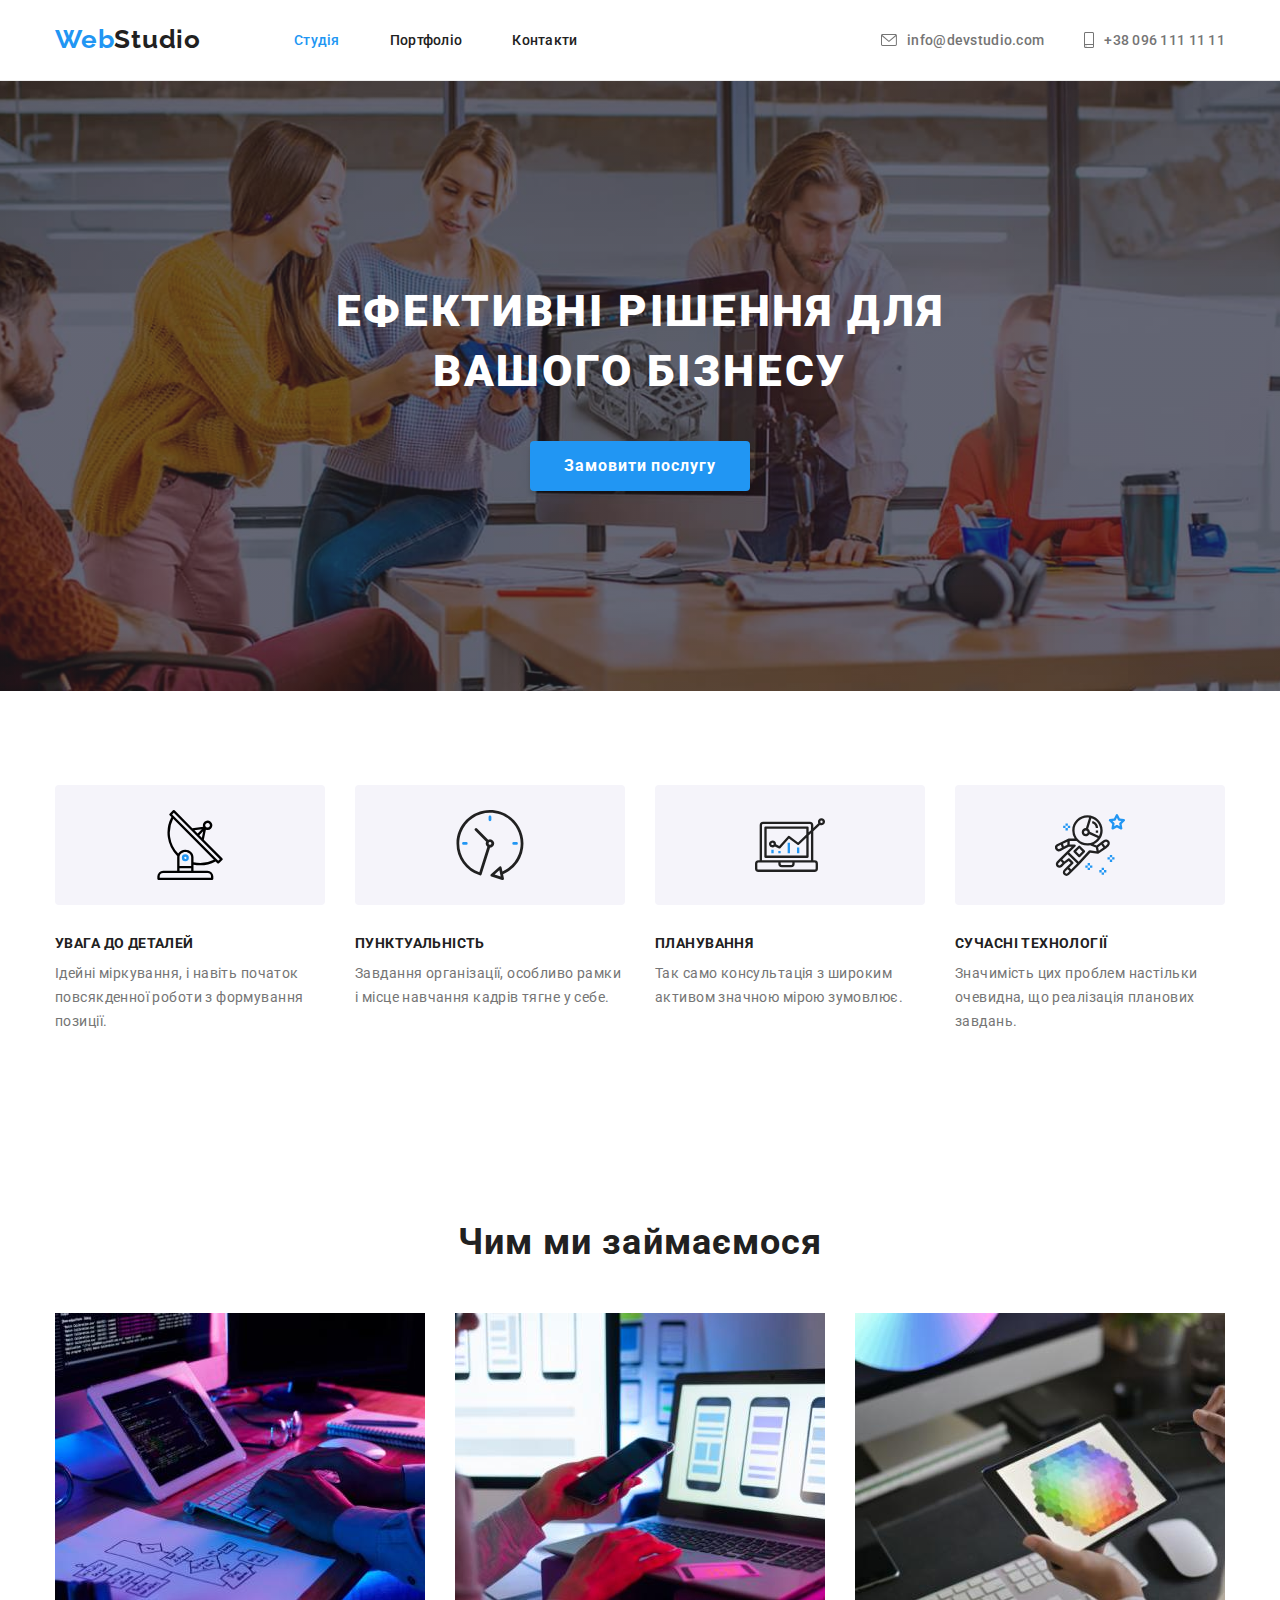
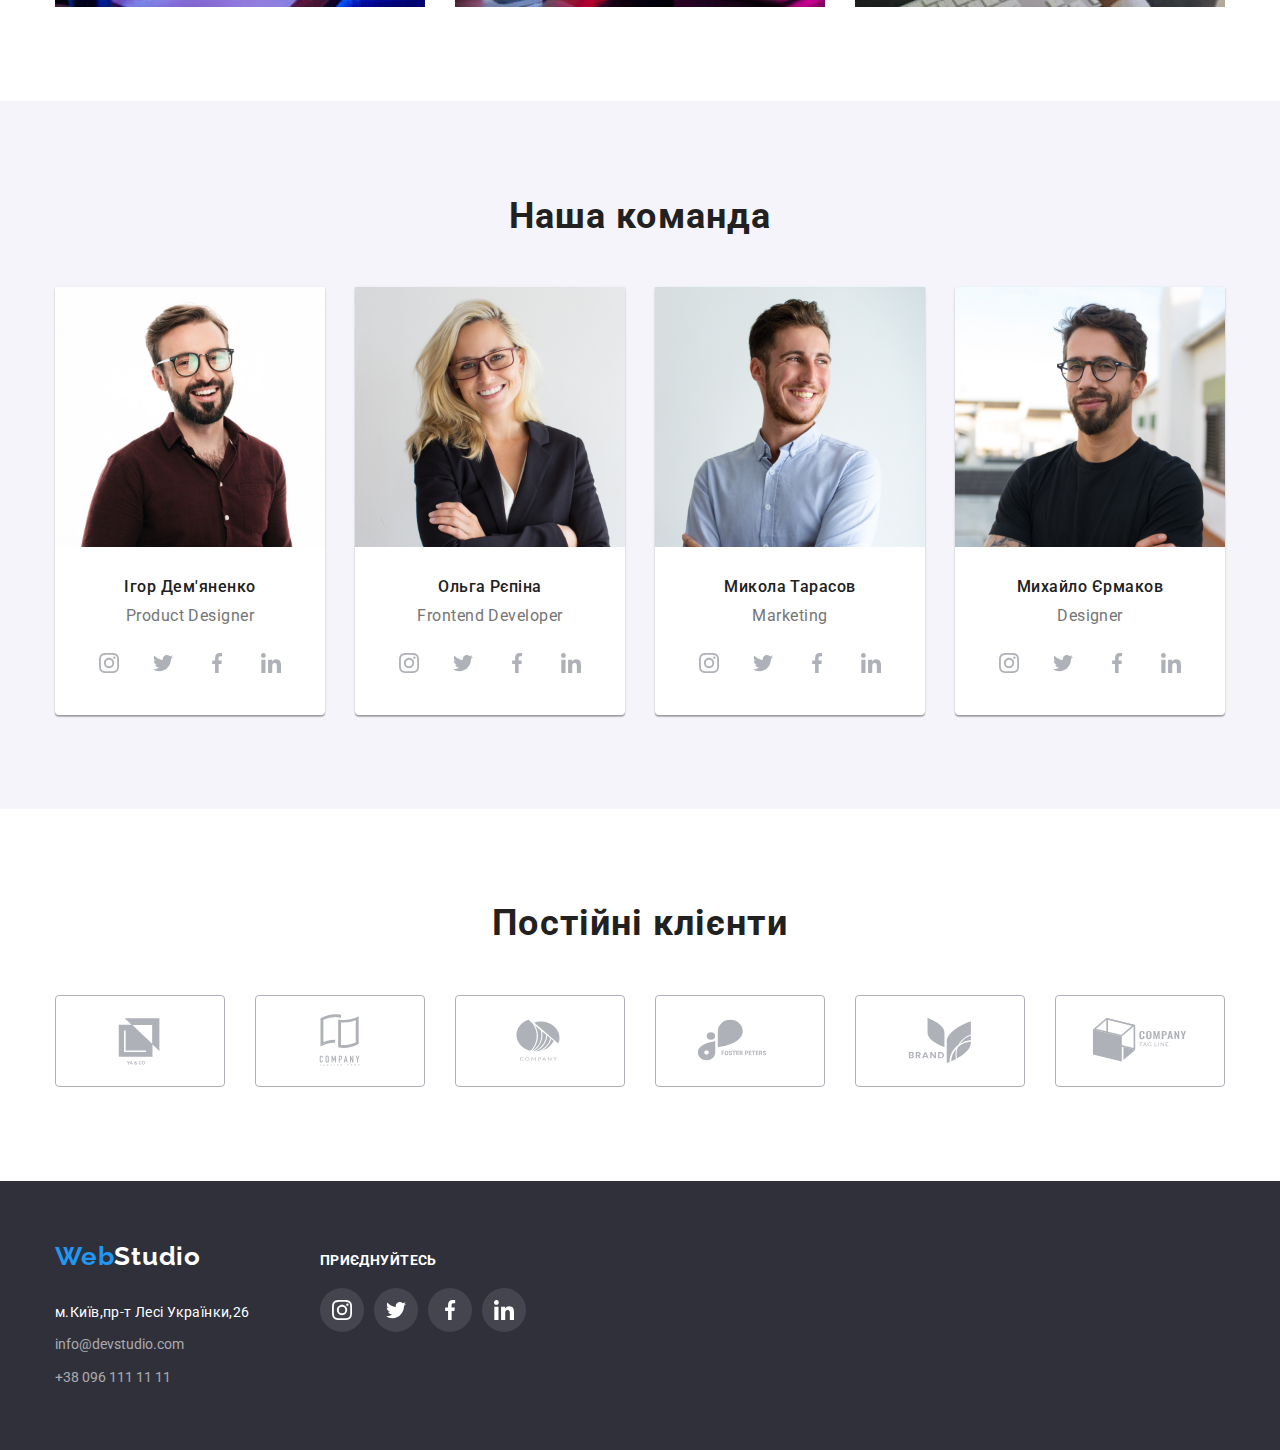
<file: index.html>
<!DOCTYPE html>
<html lang="uk">
  <head>
    <meta charset="UTF-8" />
    <meta http-equiv="X-UA-Compatible" content="IE=edge" />
    <meta name="viewport" content="width=device-width, initial-scale=1.0" />
    <title>Веб-студія</title>
    <link
      href="https://fonts.googleapis.com/css2?family=Montserrat:wght@400;700&family=Raleway:wght@700&family=Roboto:wght@400;500;700;900&display=swap"
      rel="stylesheet"
    />
    <link
      rel="stylesheet"
      href="https://cdnjs.cloudflare.com/ajax/libs/modern-normalize/0.6.0/modern-normalize.min.css"
    />
    <link rel="stylesheet" href="./css/styles.css" />
  </head>
  <body>
    <header class="header">
      <div class="container">
        <nav class="nav">
          <a href="./index.html" class="logo-webstudio">
            <span class="web">Web</span><span class="studio">Studio</span>
          </a>
          <ul class="site-nav list">
            <li class="header-item">
              <a href="./index.html" class="link active">Студія</a>
            </li>
            <li class="header-item">
              <a href="./portfolio.html" class="link">Портфоліо</a>
            </li>
            <li class="header-item">
              <a href="#footer" class="link">Контакти</a>
            </li>
          </ul>
        </nav>

        <ul class="contacts-header">
          <li>
            <a class="link" href="mailto:info@devstudio.com">
              <svg class="contacts-icon" width="16" height="12">
                <use href="./images/symbol-defs.svg#icon-envelope"></use>
              </svg>
              info@devstudio.com</a
            >
          </li>
          <li>
            <a class="link" href="tel:+380961111111">
              <svg class="contacts-icon" width="10" height="16">
                <use href="./images/symbol-defs.svg#icon-smartphone"></use>
              </svg>
              +38 096 111 11 11</a
            >
          </li>
        </ul>
      </div>
    </header>

    <main>
      <section class="section-title">
        <div class="container">
          <h1 class="title">Ефективні рішення для вашого бізнесу</h1>
          <div class="center">
            <button type="button" class="btn">Замовити послугу</button>
          </div>
        </div>
      </section>

      <section class="section">
        <div class="container">
          <ul class="personal-qualities list">
            <li>
              <div class="container-icon">
                <svg class="icon" width="70" height="70">
                  <use href="./images/symbol-defs.svg#icon-antenna"></use>
                </svg>
              </div>
              <h3 class="qualities">УВАГА ДО ДЕТАЛЕЙ</h3>
              <p>
                Ідейні міркування, і навіть початок повсякденної роботи з
                формування позиції.
              </p>
            </li>

            <li>
              <div class="container-icon">
                <svg class="icon" width="70" height="70">
                  <use href="./images/symbol-defs.svg#icon-clock"></use>
                </svg>
              </div>
              <h3 class="qualities">ПУНКТУАЛЬНІСТЬ</h3>
              <p>
                Завдання організації, особливо рамки і місце навчання кадрів
                тягне у себе.
              </p>
            </li>

            <li>
              <div class="container-icon">
                <svg class="icon" width="70" height="70">
                  <use href="./images/symbol-defs.svg#icon-diagram"></use>
                </svg>
              </div>

              <h3 class="qualities">ПЛАНУВАННЯ</h3>
              <p>
                Так само консультація з широким активом значною мірою зумовлює.
              </p>
            </li>

            <li>
              <div class="container-icon">
                <svg class="icon" width="70" height="70">
                  <use href="./images/symbol-defs.svg#icon-astronaut"></use>
                </svg>
              </div>
              <h3 class="qualities">СУЧАСНІ ТЕХНОЛОГІЇ</h3>
              <p>
                Значимість цих проблем настільки очевидна, що реалізація
                планових завдань.
              </p>
            </li>
          </ul>
        </div>
      </section>

      <section class="section">
        <div class="container">
          <h2 class="work-title">Чим ми займаємося</h2>
          <ul class="work-list list">
            <li>
              <img src="./images/box1.jpg" alt="картинка" width="370" />
            </li>
            <li>
              <img src="./images/box2.jpg" alt="картинка" width="370" />
            </li>
            <li>
              <img src="./images/box3.jpg" alt="картинка" width="370" />
            </li>
          </ul>
        </div>
      </section>

      <section class="section-team section">
        <div class="container">
          <h2 class="ourtaem-title">Наша команда</h2>
          <ul class="ourtaem list">
            <li class="ourtaem-soc">
              <img
                class="img-contact"
                src="./images/img(1).jpg"
                alt="зображення співробітника"
                width="270"
              />
              <h3>Ігор Дем'яненко</h3>
              <p>Product Designer</p>
              <ul class="ourtaem-soc-list">
                <li>
                  <a href="#" class="container-soc-link">
                    <svg class="ourtaem-soc-icon" width="20" height="20">
                      <use href="./images/symbol-defs.svg#icon-instagram"></use>
                    </svg>
                  </a>
                </li>
                <li>
                  <a href="#" class="container-soc-link">
                    <svg class="ourtaem-soc-icon" width="20" height="20">
                      <use href="./images/symbol-defs.svg#icon-twitter"></use>
                    </svg>
                  </a>
                </li>
                <li>
                  <a href="#" class="container-soc-link">
                    <svg class="ourtaem-soc-icon" width="20" height="20">
                      <use href="./images/symbol-defs.svg#icon-facebook"></use>
                    </svg>
                  </a>
                </li>
                <li>
                  <a href="#" class="container-soc-link">
                    <svg class="ourtaem-soc-icon" width="20" height="20">
                      <use href="./images/symbol-defs.svg#icon-linkedin"></use>
                    </svg>
                  </a>
                </li>
              </ul>
            </li>
            <li class="ourtaem-soc">
              <img
                class="img-contact"
                src="./images/img(2).jpg"
                alt="зображення співробітника"
                width="270"
              />
              <h3>Ольга Рєпіна</h3>
              <p>Frontend Developer</p>
              <ul class="ourtaem-soc-list">
                <li>
                  <a href="#" class="container-soc-link">
                    <svg class="ourtaem-soc-icon" width="20" height="20">
                      <use href="./images/symbol-defs.svg#icon-instagram"></use>
                    </svg>
                  </a>
                </li>
                <li>
                  <a href="#" class="container-soc-link">
                    <svg class="ourtaem-soc-icon" width="20" height="20">
                      <use href="./images/symbol-defs.svg#icon-twitter"></use>
                    </svg>
                  </a>
                </li>
                <li>
                  <a href="#" class="container-soc-link">
                    <svg class="ourtaem-soc-icon" width="20" height="20">
                      <use href="./images/symbol-defs.svg#icon-facebook"></use>
                    </svg>
                  </a>
                </li>
                <li>
                  <a href="#" class="container-soc-link">
                    <svg class="ourtaem-soc-icon" width="20" height="20">
                      <use href="./images/symbol-defs.svg#icon-linkedin"></use>
                    </svg>
                  </a>
                </li>
              </ul>
            </li>
            <li class="ourtaem-soc">
              <img
                class="img-contact"
                src="./images/img(3).jpg"
                alt="зображення співробітника"
                width="270"
              />
              <h3>Микола Тарасов</h3>
              <p>Marketing</p>
              <ul class="ourtaem-soc-list">
                <li>
                  <a href="#" class="container-soc-link">
                    <svg class="ourtaem-soc-icon" width="20" height="20">
                      <use href="./images/symbol-defs.svg#icon-instagram"></use>
                    </svg>
                  </a>
                </li>
                <li>
                  <a href="#" class="container-soc-link">
                    <svg class="ourtaem-soc-icon" width="20" height="20">
                      <use href="./images/symbol-defs.svg#icon-twitter"></use>
                    </svg>
                  </a>
                </li>
                <li>
                  <a href="#" class="container-soc-link">
                    <svg class="ourtaem-soc-icon" width="20" height="20">
                      <use href="./images/symbol-defs.svg#icon-facebook"></use>
                    </svg>
                  </a>
                </li>
                <li>
                  <a href="#" class="container-soc-link">
                    <svg class="ourtaem-soc-icon" width="20" height="20">
                      <use href="./images/symbol-defs.svg#icon-linkedin"></use>
                    </svg>
                  </a>
                </li>
              </ul>
            </li>
            <li class="ourtaem-soc">
              <img
                class="img-contact"
                src="./images/img(4).jpg"
                alt="зображення співробітника"
                width="270"
              />
              <h3>Михайло Єрмаков</h3>
              <p>Designer</p>
              <ul class="ourtaem-soc-list">
                <li>
                  <a href="#" class="container-soc-link">
                    <svg class="ourtaem-soc-icon" width="20" height="20">
                      <use href="./images/symbol-defs.svg#icon-instagram"></use>
                    </svg>
                  </a>
                </li>
                <li>
                  <a href="#" class="container-soc-link">
                    <svg class="ourtaem-soc-icon" width="20" height="20">
                      <use href="./images/symbol-defs.svg#icon-twitter"></use>
                    </svg>
                  </a>
                </li>
                <li>
                  <a href="#" class="container-soc-link">
                    <svg class="ourtaem-soc-icon" width="20" height="20">
                      <use href="./images/symbol-defs.svg#icon-facebook"></use>
                    </svg>
                  </a>
                </li>
                <li>
                  <a href="#" class="container-soc-link">
                    <svg class="ourtaem-soc-icon" width="20" height="20">
                      <use href="./images/symbol-defs.svg#icon-linkedin"></use>
                    </svg>
                  </a>
                </li>
              </ul>
            </li>
          </ul>
        </div>
      </section>
      <section class="section">
        <div class="container">
          <h2 class="client-title">Постійні клієнти</h2>
          <ul class="client-list">
            <li>
              <a href="#" class="client-link-icon" width="170" height="92">
                <svg class="client-icon" width="106" height="60">
                  <use href="./images/symbol-defs.svg#icon-Logo"></use>
                </svg>
              </a>
            </li>
            <li>
              <a href="#" class="client-link-icon" width="170" height="92">
                <svg class="client-icon" width="106" height="60">
                  <use href="./images/symbol-defs.svg#icon-Logo-1"></use>
                </svg>
              </a>
            </li>
            <li>
              <a href="#" class="client-link-icon" width="170" height="92">
                <svg class="client-icon" width="106" height="60">
                  <use href="./images/symbol-defs.svg#icon-Logo-2"></use>
                </svg>
              </a>
            </li>
            <li>
              <a href="#" class="client-link-icon" width="170" height="92">
                <svg class="client-icon" width="106" height="60">
                  <use href="./images/symbol-defs.svg#icon-Logo-3"></use>
                </svg>
              </a>
            </li>
            <li>
              <a href="#" class="client-link-icon" width="170" height="92">
                <svg class="client-icon" width="106" height="60">
                  <use href="./images/symbol-defs.svg#icon-Logo-4"></use>
                </svg>
              </a>
            </li>
            <li>
              <a href="#" class="client-link-icon" width="170" height="92">
                <svg class="client-icon" width="106" height="60">
                  <use href="./images/symbol-defs.svg#icon-Logo-5"></use>
                </svg>
              </a>
            </li>
          </ul>
        </div>
      </section>
    </main>
    <footer id="footer" class="footer">
      <div class="container footer-container">
        <div>
          <a href="./index.html" class="logo-footer">
            <span class="web-footer">Web</span
            ><span class="studio-footer">Studio</span>
          </a>
          <address class="address-footer">
            <ul class="contacts-footer list">
              <li class="address-list">
                <a class="address" href="https://goo.gl/maps/NiQYcTYFRRt27G937"
                  >м.Київ,пр-т Лесі Українки,26</a
                >
              </li>

              <li class="address-list">
                <a class="link-mail" href="mailto:info@devstudio.com"
                  >info@devstudio.com</a
                >
              </li>
              <li class="address-list">
                <a class="link-tel" href="tel:+380961111111">+38 096 111 11 11</a>
              </li>
            </ul>
          </address>
        </div>

        <div class="footer-soc">
          <h3 class="soc-title">приєднуйтесь</h3>
          <ul class="footer-soc-list">
            <li class="item">
              <a href="#" class="footer-soc-link">
                <svg class="footer-soc-icon" width="20" height="20">
                  <use href="./images/symbol-defs.svg#icon-instagram"></use>
                </svg>
              </a>
            </li>
            <li class="item">
              <a href="#" class="footer-soc-link">
                <svg class="footer-soc-icon" width="20" height="20">
                  <use href="./images/symbol-defs.svg#icon-twitter"></use>
                </svg>
              </a>
            </li>
            <li class="item">
              <a href="#" class="footer-soc-link">
                <svg class="footer-soc-icon" width="20" height="20">
                  <use href="./images/symbol-defs.svg#icon-facebook"></use>
                </svg>
              </a>
            </li>
            <li class="item">
              <a href="#" class="footer-soc-link">
                <svg class="footer-soc-icon" width="20" height="20">
                  <use href="./images/symbol-defs.svg#icon-linkedin"></use>
                </svg>
              </a>
            </li>
          </ul>
        </div>
      </div>
    </footer>
  </body>
</html>
</file>
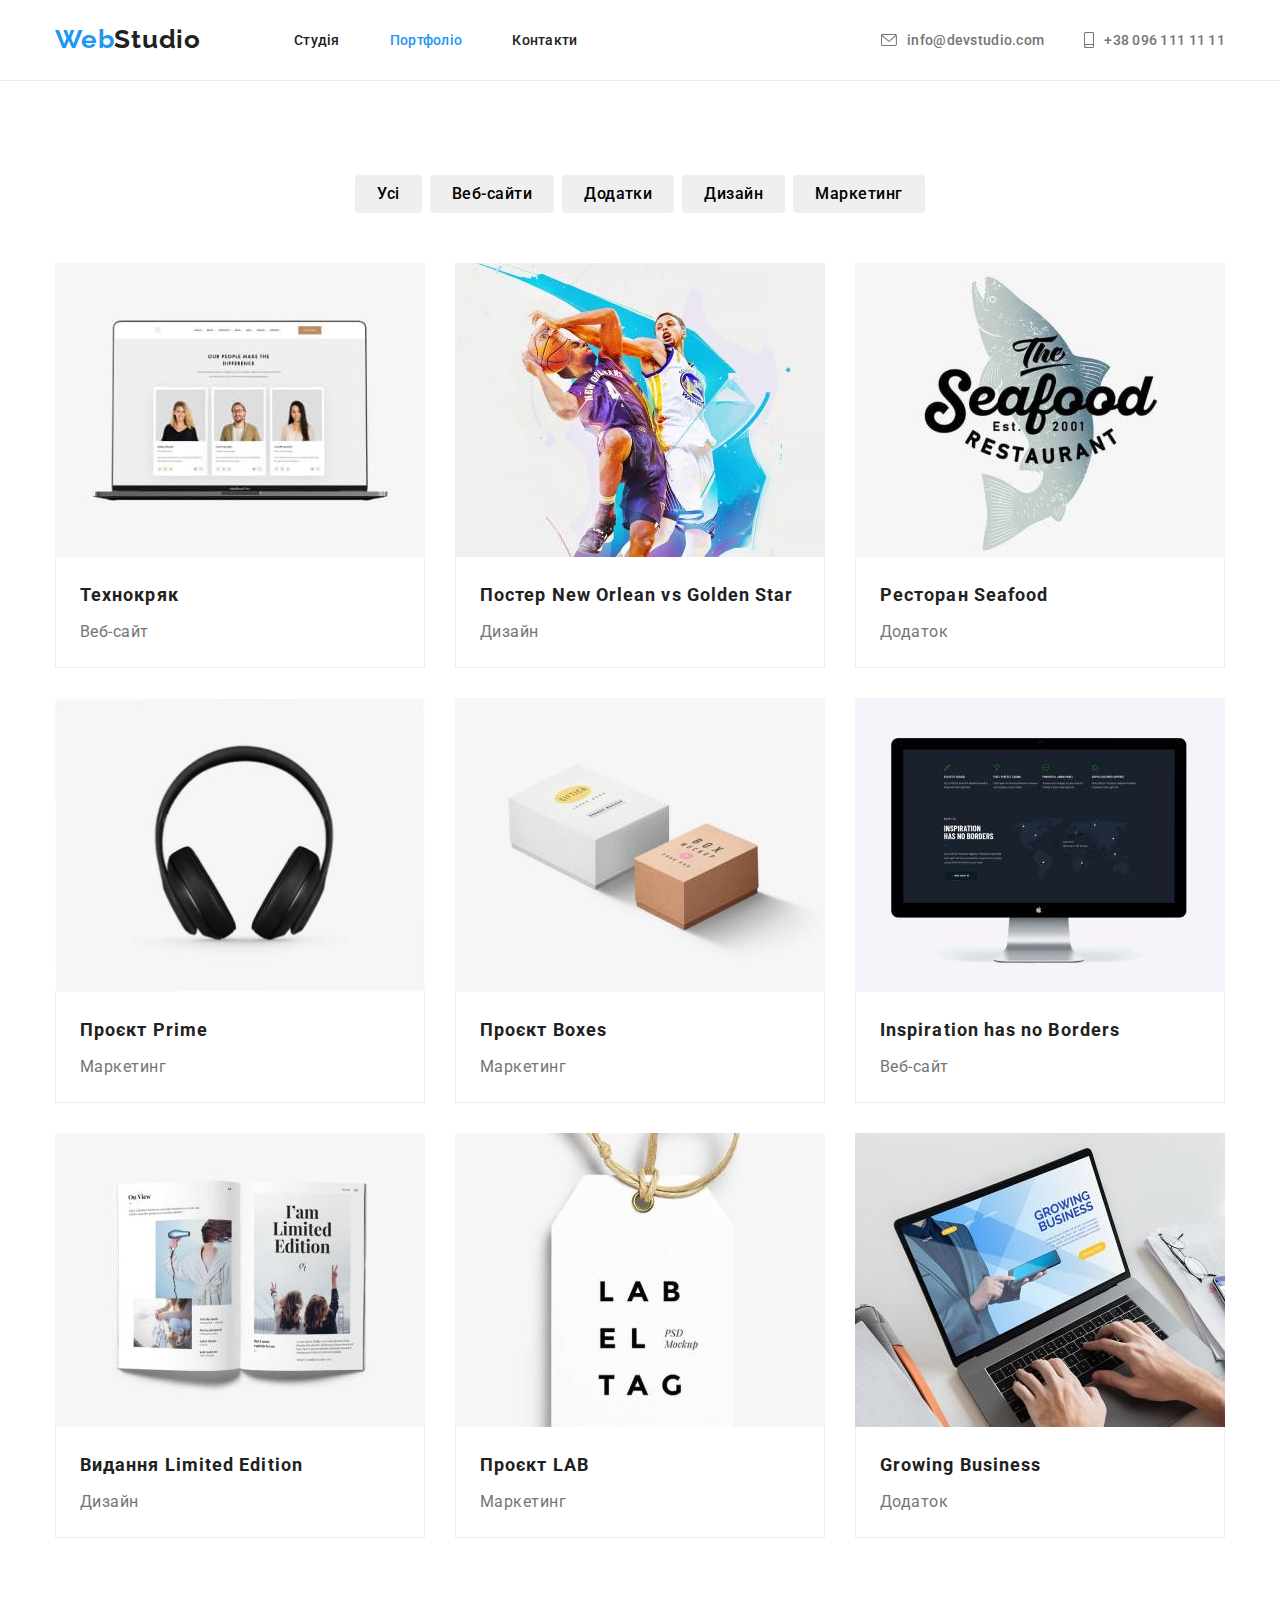
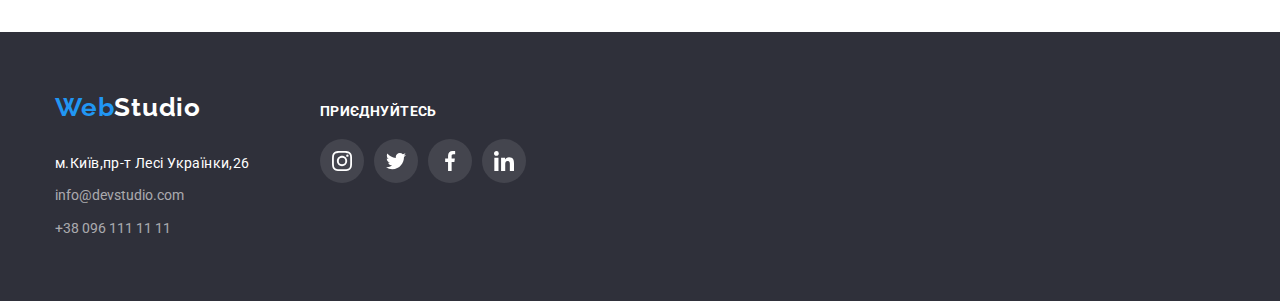
<file: portfolio.html>
<!DOCTYPE html>
<html lang="uk">
  <head>
    <meta charset="UTF-8" />
    <meta http-equiv="X-UA-Compatible" content="IE=edge" />
    <meta name="viewport" content="width=device-width, initial-scale=1.0" />
    <title>Портфоліо</title>
    <link
      href="https://fonts.googleapis.com/css2?family=Montserrat:wght@400;700&family=Raleway:wght@700&family=Roboto:wght@400;500;700;900&display=swap"
      rel="stylesheet"
    />
    <link
      rel="stylesheet"
      href="https://cdnjs.cloudflare.com/ajax/libs/modern-normalize/0.6.0/modern-normalize.min.css"
    />
    <link rel="stylesheet" href="./css/styles.css" />
  </head>
  <body>
    <header class="header">
      <div class="container">
        <nav class="nav">
          <a href="./index.html" class="logo-webstudio">
            <span class="web">Web</span><span class="studio">Studio</span>
          </a>
          <ul class="site-nav list">
            <li>
              <a href="./index.html" class="link">Студія</a>
            </li>
            <li>
              <a href="./portfolio.html" class="link active">Портфоліо</a>
            </li>
            <li>
              <a href="#footer" class="link">Контакти</a>
            </li>
          </ul>
        </nav>
        <ul class="contacts-header">
          <li>
            <a class="link" href="mailto:info@devstudio.com">
              <svg class="contacts-icon" width="16" height="12">
                <use href="./images/symbol-defs.svg#icon-envelope"></use>
              </svg>
              info@devstudio.com</a
            >
          </li>
          <li>
            <a class="link" href="tel:+380961111111">
              <svg class="contacts-icon" width="10" height="16">
                <use href="./images/symbol-defs.svg#icon-smartphone"></use>
              </svg>
              +38 096 111 11 11</a
            >
          </li>
        </ul>
      </div>
    </header>
    <main>
      <section class="section">
        <div class="container">
          <ul class="fon">
            <li>
              <button type="button" class="button">Усі</button>
            </li>
            <li>
              <button type="button" class="button">Веб-сайти</button>
            </li>
            <li>
              <button type="button" class="button">Додатки</button>
            </li>
            <li>
              <button type="button" class="button">Дизайн</button>
            </li>
            <li>
              <button type="button" class="button">Маркетинг</button>
            </li>
          </ul>
          <ul class="list list-works">
            <li class="item-works">
              <a href class="portfolio">
                <img src="./images/img(11).jpg" alt="картинка" width="370" />
                <div class="container-works">
                  <h2 class="portfolio-title">Технокряк</h2>
                  <p class="portfolio-description">Веб-сайт</p>
                </div>
              </a>
            </li>
            <li class="item-works">
              <a href class="portfolio">
                <img src="./images/img(12).jpg" alt="картинка" width="370" />
                <div class="container-works">
                  <h2 class="portfolio-title">
                    Постер New Orlean vs Golden Star
                  </h2>
                  <p class="portfolio-description">Дизайн</p>
                </div>
              </a>
            </li>
            <li class="item-works">
              <a href class="portfolio">
                <img src="./images/img(13).jpg" alt="картинка" width="370" />
                <div class="container-works">
                  <h2 class="portfolio-title">Ресторан Seafood</h2>
                  <p class="portfolio-description">Додаток</p>
                </div>
              </a>
            </li>
            <li class="item-works">
              <a href class="portfolio">
                <img src="./images/img(14).jpg" alt="картинка" width="370" />
                <div class="container-works">
                  <h2 class="portfolio-title">Проєкт Prime</h2>
                  <p class="portfolio-description">Маркетинг</p>
                </div>
              </a>
            </li>
            <li class="item-works">
              <a href class="portfolio">
                <img src="./images/img(15).jpg" alt="картинка" width="370" />
                <div class="container-works">
                  <h2 class="portfolio-title">Проєкт Boxes</h2>
                  <p class="portfolio-description">Маркетинг</p>
                </div>
              </a>
            </li>
            <li class="item-works">
              <a href class="portfolio">
                <img src="./images/img(16).jpg" alt="картинка" width="370" />
                <div class="container-works">
                  <h2 class="portfolio-title">Inspiration has no Borders</h2>
                  <p class="portfolio-description">Веб-сайт</p>
                </div>
              </a>
            </li>
            <li class="item-works">
              <a href class="portfolio">
                <img src="./images/img(17).jpg" alt="картинка" width="370" />
                <div class="container-works">
                  <h2 class="portfolio-title">Видання Limited Edition</h2>
                  <p class="portfolio-description">Дизайн</p>
                </div>
              </a>
            </li>
            <li class="item-works">
              <a href class="portfolio">
                <img src="./images/img(18).jpg" alt="картинка" width="370" />
                <div class="container-works">
                  <h2 class="portfolio-title">Проєкт LAB</h2>
                  <p class="portfolio-description">Маркетинг</p>
                </div>
              </a>
            </li>
            <li class="item-works">
              <a href class="portfolio">
                <img src="./images/img(19).jpg" alt="картинка" width="370" />
                <div class="container-works">
                  <h2 class="portfolio-title">Growing Business</h2>
                  <p class="portfolio-description">Додаток</p>
                </div>
              </a>
            </li>
          </ul>
        </div>
      </section>
    </main>
    <footer id="footer" class="footer">
      <div class="container footer-container">
        <div>
          <a href="./index.html" class="logo-footer">
            <span class="web-footer">Web</span
            ><span class="studio-footer">Studio</span>
          </a>
          <address class="address-footer">
            <ul class="contacts-footer list">
              <li class="address-list">
                <a class="address" href="https://goo.gl/maps/NiQYcTYFRRt27G937"
                  >м.Київ,пр-т Лесі Українки,26</a
                >
              </li>
              <li class="address-list">
                <a class="link-mail" href="mailto:info@devstudio.com"
                  >info@devstudio.com</a
                >
              </li>
              <li class="address-list">
                <a class="link-tel" href="tel:+380961111111"
                  >+38 096 111 11 11</a
                >
              </li>
            </ul>
          </address>
        </div>

        <div class="footer-soc">
          <h3 class="soc-title">приєднуйтесь</h3>
          <ul class="footer-soc-list">
            <li class="item">
              <a href="#" class="footer-soc-link">
                <svg class="footer-soc-icon" width="20" height="20">
                  <use href="./images/symbol-defs.svg#icon-instagram"></use>
                </svg>
              </a>
            </li>
            <li class="item">
              <a href="#" class="footer-soc-link">
                <svg class="footer-soc-icon" width="20" height="20">
                  <use href="./images/symbol-defs.svg#icon-twitter"></use>
                </svg>
              </a>
            </li>
            <li class="item">
              <a href="#" class="footer-soc-link">
                <svg class="footer-soc-icon" width="20" height="20">
                  <use href="./images/symbol-defs.svg#icon-facebook"></use>
                </svg>
              </a>
            </li>
            <li class="item">
              <a href="#" class="footer-soc-link">
                <svg class="footer-soc-icon" width="20" height="20">
                  <use href="./images/symbol-defs.svg#icon-linkedin"></use>
                </svg>
              </a>
            </li>
          </ul>
        </div>
      </div>
    </footer>
  </body>
</html>
</file>
<file: css/styles.css>
:root {
  --text-color: #212121;
  --text-hover-color: #2196f3;
  --text-white-color: #ffffff;
  --primary-text-color: #757575;
  --background-footer: #2f303a;
  --text-section: #f5f4fa;
}

ul {
  list-style: none;
  padding: 0;
  margin: 0;
}

body {
  font-family: Roboto, sans-serif;
  color: var(--text-color);
}

h1,
h2,
h3,
h4,
h5,
h6,
p {
  margin: 0;
}

.list {
  list-style: none;
  padding-left: 0;
  margin: 0;
}

.link {
  text-decoration: none;
  color: inherit;
}

img {
  display: block;
  max-width: 100%;
  height: auto;
}

address {
  font-style: normal;
}

.header {
  border-bottom: 1px solid #ececec;
}

.address-list:not(:last-child) {
  margin-bottom: 9px;
}

.header > .container {
  display: flex;
  align-items: center;
}

.header-menu {
  font-style: normal;
  font-weight: 500;
  font-size: 14px;
  line-height: 16px;
}

.site-nav {
  display: flex;
  align-items: center;
  gap: 50px;
}

.ul {
  margin-top: 94px;
  padding-left: 0px;
}

.contacts-header {
  display: flex;
  gap: 40px;
  margin-left: auto;
  align-items: center;
}

.contacts-icon {
  fill: currentColor;
  margin-right: 10px;
}

.container-icon {
  width: 270px;
  height: 120px;
  display: flex;
  justify-content: center;
  align-items: center;
  background: #f5f4fa;
  border-radius: 4px;
  margin-bottom: 30px;
}

.ul {
  margin: 0px;
  padding: 0px;
  list-style: none;
}

.header-item {
  display: flex;
}
.section {
  padding-top: 94px;
  padding-bottom: 94px;
}

.btn {
  box-shadow: 0px 4px 4px rgba(0, 0, 0, 0.15);
  border-radius: 4px;
  padding: 10px 34px;

  font-family: inherit;
  font-weight: 700;
  font-size: 16px;
  line-height: 1.9;
  align-items: center;
  text-align: center;
  letter-spacing: 0.06em;
  cursor: pointer;
  display: block;
  margin: auto;
  color: var(--text-white-color);
  background-color: var(--text-hover-color);
  border: none;
}

.btn:hover,
.btn:focus {
  background-color: #188ce8;
}

.button {
  font-family: inherit;
  font-weight: 500;
  font-size: 16px;
  line-height: 1.6;
  text-decoration: none;
  text-align: center;

  letter-spacing: 0.03em;

  border-radius: 4px;
  outline: none;
  border: none;
  cursor: pointer;
  padding: 6px 22px;
}
.button:hover,
.button:focus {
  background-color: var(--text-hover-color);
  color: var(--text-white-color);
  box-shadow: 0px 3px 1px rgba(0, 0, 0, 0.1), 0px 1px 2px rgba(0, 0, 0, 0.08),
    0px 2px 2px rgba(0, 0, 0, 0.12);
}
.link {
  text-decoration: none;
  font-family: "Roboto";
  font-style: normal;
  font-weight: 500;
  font-size: 14px;
  line-height: 16px;
  letter-spacing: 0.02em;

  color: var(--primary-text-color);
}
.link:hover,
.link:focus {
  color: --text-hover-color;
  text-shadow: 0px 4px 4px rgba(0, 0, 0, 0.25);
}

.logo-webstudio {
  font-family: "Raleway", sans-serif;
  font-style: normal;
  font-weight: bold;
  font-size: 26px;
  line-height: 31px;
  text-decoration: none;

  letter-spacing: 0.03em;
  margin-right: 93px;
  padding-top: 24px;
  padding-bottom: 25px;
}

.web {
  color: var(--text-hover-color);
}

.studio {
  color: var(--text-color);
}

.nav {
  display: flex;
}

.footer {
  background: var(--background-footer);
}

.logo-footer {
  text-decoration: none;
  font-family: "Raleway";
  font-style: normal;
  font-weight: 700;
  font-size: 26px;
  line-height: 31px;
  letter-spacing: 0.03em;

  color: var(--text-white-color);
}

.web-footer {
  color: var(--text-hover-color);
}

.studio-footer {
  color: var(--text-white-color);
}

.contacts-header a {
  align-items: center;
  display: flex;
  font-family: "Roboto";
  font-style: normal;
  font-weight: 500;
  font-size: normal;
  line-height: 16px;
  letter-spacing: 0.02em;

  color: var(--primary-text-color);
}
.contacts-header a:hover,
.contacts-header a:focus {
  color: var(--text-hover-color);
}

/* .contacts-footer a {
  background-attachment: grey;
  font-family: "Roboto";
  font-style: normal;
  font-weight: normal;
  text-decoration: none;
  font-size: 14px;
  line-height: 24px;

  letter-spacing: 0.03em;
} */

/* .contacts-footer a:hover,
.contacts-footer a:focus {
  color: var(--text-hover-color);
} */

.site-nav .link {
  padding-top: 32px;
  padding-bottom: 32px;
  font-weight: 500;
  font-size: 14px;
  line-height: 16px;
  letter-spacing: 0.02em;
  text-decoration: none;

  color: var(--text-color);
}

.site-nav .link:hover,
.site-nav .link:focus {
  color: var(--text-hover-color);
}
.site-nav .active.link {
  color: var(--text-hover-color);
}

.address {
  font-weight: normal;
  font-size: 14px;
  line-height: 24px;

  letter-spacing: 0.03em;
  color: var(--text-white-color);
  text-decoration: none;
}

.section-title {
  padding: 200px 0 200px 0;
  max-width: 1600px;
  margin: 0 auto;
  background-image: linear-gradient(
      rgba(47, 48, 58, 0.4),
      rgba(47, 48, 58, 0.4)
    ),
    url(../images/Imgшапка.jpg);
  background-repeat: no-repeat;
  background-position: center;
  background-size: cover;
}

.section-title .title {
  max-width: 696px;
  margin: 0 auto;
  margin-top: auto;
  margin-bottom: 40px;
  font-weight: 900;
  font-size: 44px;
  line-height: 60px;

  text-align: center;
  letter-spacing: 0.06em;
  text-transform: uppercase;

  color: var(--text-white-color);
}

.work-list {
  display: flex;
}

.work-list {
  gap: 30px;
}

.qualities {
  margin-bottom: 10px;
  font-weight: 700;
  font-size: 14px;
  line-height: 16px;
  letter-spacing: 0.03em;
  text-transform: uppercase;

  color: var(--text-color);
}

.personal-qualities p {
  font-size: 14px;
  line-height: 24px;
  display: flex;
  letter-spacing: 0.03em;

  color: var(--primary-text-color);
}

.personal-qualities {
  display: flex;
  gap: 30px;
}

.work-title {
  font-weight: 700;
  font-size: 36px;
  line-height: 42px;
  text-align: center;
  letter-spacing: 0.03em;
  color: var(--text-color);
  margin-bottom: 50px;
}

.section-team {
  background: var(--text-section);
  padding-bottom: 94px;
}

.ourtaem {
  display: flex;
  gap: 30px;
}

.ourtaem-soc {
  padding-bottom: 30px;
  background-color: white;
}

.ourtaem-soc {
  background: #ffffff;
  box-shadow: 0px 1px 3px rgb(0 0 0 / 12%), 0px 1px 1px rgb(0 0 0 / 14%),
    0px 2px 1px rgb(0 0 0 / 20%);
  border-radius: 0px 0px 4px 4px;
}

.ourtaem-soc-icon {
  /* width: 20px;
  height: 20px;
  align-items: center; */
  fill: currentColor;
}

.container {
  width: 1200px;
  margin-left: auto;
  margin-right: auto;
  padding-left: 15px;
  padding-right: 15px;
}

.container-soc-list {
  display: flex;
  align-items: center;
  justify-content: center;
  text-decoration: none;
  width: 44px;
  height: 44px;
  border-radius: 50%;
  color: #afb1b8;
}

.container-soc-link {
  width: 44px;
  height: 44px;
  display: flex;
  border-radius: 50%;
  align-items: center;
  justify-content: center;
  color: #afb1b8;
}

.container-soc-link:hover,
.container-soc-link:focus {
  color: #ffffff;
  background-color: #2196f3;
}

.container-works {
  padding: 20px 24px;
  border-bottom: 1px solid #eeeeee;
  border-right: 1px solid #eeeeee;
  border-left: 1px solid #eeeeee;
}

.ourtaem-title {
  font-weight: 700;
  font-size: 36px;
  line-height: 42px;
  text-align: center;
  letter-spacing: 0.03em;

  color: var(--text-color);
  margin-bottom: 50px;
}

.ourtaem h3 {
  font-weight: 500;
  font-size: 16px;
  line-height: 19px;

  text-align: center;
  letter-spacing: 0.03em;

  color: var(--text-color);
  margin-bottom: 10px;
  padding-top: 30px;
}
.ourtaem p {
  font-weight: 400;
  font-size: 16px;
  line-height: 19px;

  text-align: center;
  letter-spacing: 0.03em;

  color: var(--primary-text-color);
  margin-bottom: 16px;
}

.list-works {
  display: flex;
  flex-wrap: wrap;
  gap: 30px;
}

.item-works {
  width: calc((100% - 60px) / 3);
}

.item {
  width: 44px;
  height: 44px;
}

.client-title {
  font-size: 36px;
  line-height: 1.16;
  text-align: center;
  letter-spacing: 0.03em;
  color: #212121;
  margin-bottom: 50px;
}

.client-list {
  display: flex;
  align-items: center;
  justify-content: center;
  gap: 30px;
}

.client-link-icon {
  display: flex;
  align-items: center;
  fill: #afb1b8;
  width: 170px;
  height: 92px;
  border: 1px solid #afb1b8;
  border-radius: 4px;
  justify-content: center;
}

.client-link-icon:hover,
.client-link-icon:focus {
  border: 1px solid var(--text-hover-color);
  fill: var(--text-hover-color);
}

.ourtaem-soc-list {
  gap: 10px;
  display: flex;
  justify-content: center;
}

.ourtaem-soc-link {
  width: 20px;
  height: 20px;
  align-items: center;
  fill: currentColor;
}

.portfolio {
  text-decoration: none;
  display: inline-block;
}

.portfolio:hover {
  box-shadow: 0px 1px 3px rgba(0, 0, 0, 0.12), 0px 1px 1px rgba(0, 0, 0, 0.14),
    0px 2px 1px rgba(0, 0, 0, 0.2);
}

.portfolio-title {
  font-weight: 700;
  font-size: 18px;
  line-height: 36px;

  letter-spacing: 0.06em;

  color: var(--text-color);
  margin-bottom: 4px;
}

.portfolio-description {
  font-weight: 400;
  font-size: 16px;
  line-height: 30px;

  letter-spacing: 0.03em;

  color: var(--primary-text-color);
}

.footer {
  padding-top: 60px;
  padding-bottom: 60px;
}

.footer-container {
  align-items: baseline;
  display: flex;
}

.address-footer {
  display: flex;
  flex-direction: column;
  gap: 12px;
  margin-top: 28px;
  font-size: 14px;
  line-height: 1.14;
}

.link-mail,
.link-tel {
  color: rgba(255, 255, 255, 0.6);

  font-weight: 400;
  font-size: 14px;
  line-height: 1.7;
  text-decoration: none;
  font-style: normal;
}

.link-mail:hover,
.link-mail:focus {
  color: var(--text-hover-color);
}

.link-tel:hover,
.link-tel:focus {
  color: var(--text-hover-color);
}

.soc-title {
  font-style: normal;
  font-weight: 700;
  font-size: 14px;
  line-height: 16px;
  letter-spacing: 0.03em;
  text-transform: uppercase;

  color: #ffffff;
  margin-bottom: 20px;
}

.footer-soc {
  margin-left: 70px;
}

.footer-soc-list {
  display: flex;
  justify-content: center;
  gap: 10px;
}

.footer-soc-link {
  align-items: center;
  justify-content: center;
  display: flex;
  height: 100%;
  width: 100%;
  border-radius: 50%;
  background-color: rgba(255, 255, 255, 0.1);
  color: var(--text-white-color);
}

.footer-soc-icon {
  fill: currentColor;
}

.footer-soc-link:hover,
.footer-soc-link:focus {
  color: #ffffff;
  background: #2196f3;
}

.fon {
  display: flex;
  gap: 8px;
  margin-bottom: 50px;
  justify-content: center;
}
</file>
